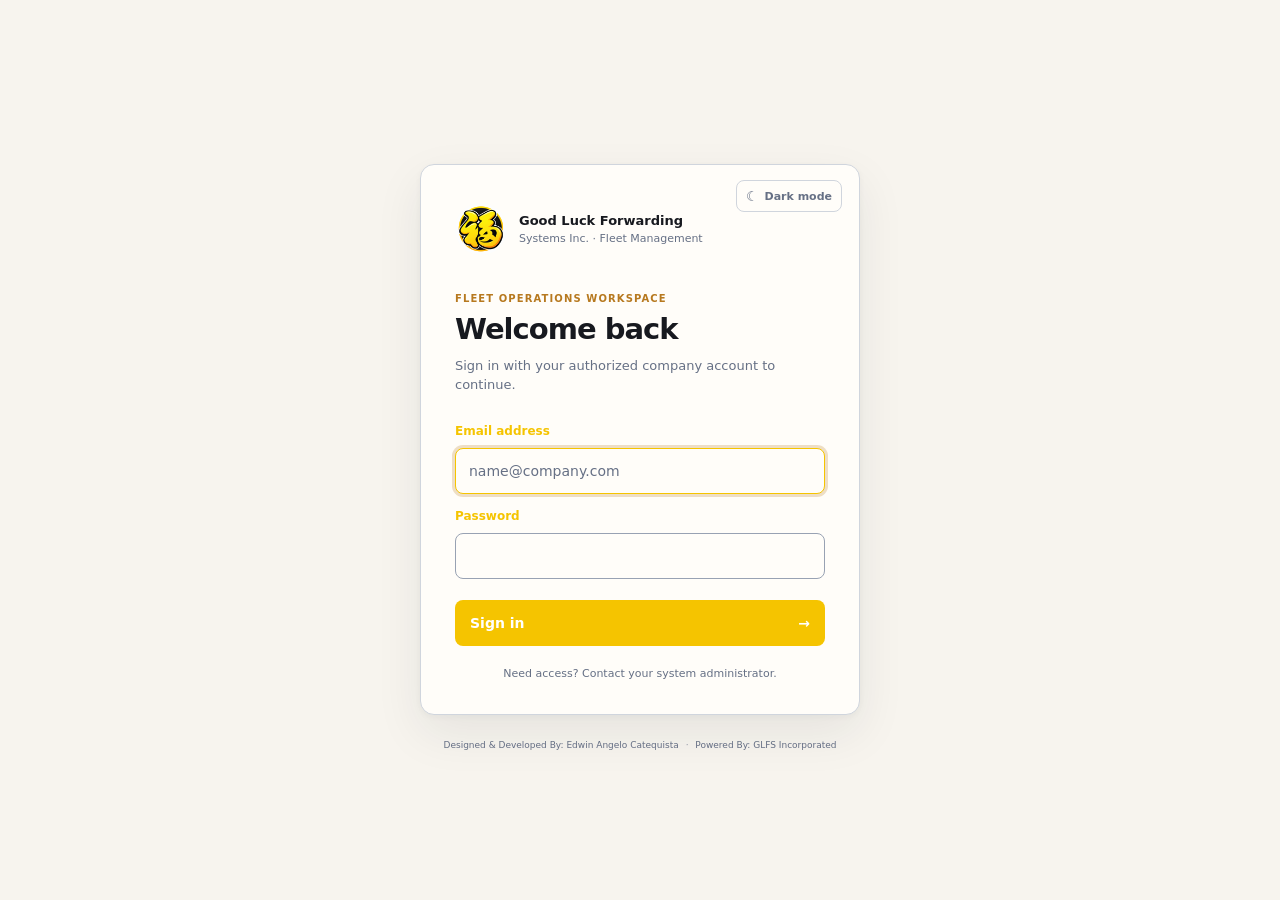
<file: static/login.html>
<!doctype html>
<html lang="en">
  <head>
    <meta charset="utf-8" />
    <meta name="viewport" content="width=device-width, initial-scale=1" />
    <meta
      name="description"
      content="Sign in to the Good Luck Forwarding Systems Inc. fleet management workspace."
    />
    <title>Sign in · Good Luck Forwarding Systems Inc.</title>
    <link rel="icon" type="image/png" href="/static/glfs-logo.png" />
    <script src="/static/theme.js"></script>
    <link rel="stylesheet" href="/static/tailwind.generated.css?v=tailwind-3" />
    <script src="/static/login.js?v=auth-session-2" defer></script>
  </head>
  <body>
    <div class="loading-screen" id="login-loading-screen" role="status" aria-live="polite" hidden>
      <div class="loading-screen-content">
        <img class="loading-screen-logo" src="/static/glfs-logo.png" alt="" />
        <span class="loading-screen-spinner" aria-hidden="true"></span>
        <strong>Logging in, please wait</strong>
        <span class="loading-screen-message">Preparing your fleet workspace…</span>
      </div>
    </div>
    <main class="login-layout grid min-h-screen place-content-center justify-items-center bg-fleet-canvas px-5 pt-8 pb-[18px]">
      <section class="login-card relative w-full max-w-[440px] rounded-[var(--radius-dialog)] border border-[var(--login-border)] bg-[var(--login-surface)] p-[38px_34px_34px] shadow-[var(--login-shadow)] max-[480px]:p-[27px_22px]" aria-labelledby="login-title">
        <a class="login-brand" href="/login" aria-label="Good Luck Forwarding Systems">
          <img class="login-brand-mark" src="/static/glfs-logo.png" alt="" />
          <span>
            <strong>Good Luck Forwarding</strong>
            <small>Systems Inc. · Fleet Management</small>
          </span>
        </a>
        <button class="login-theme-toggle" id="theme-toggle" type="button">
          <span class="theme-icon" aria-hidden="true">☾</span>
          <span class="theme-label">Dark mode</span>
        </button>
        <div class="login-heading mt-[38px] mb-6 max-[480px]:mt-[31px]">
          <p class="login-eyebrow">FLEET OPERATIONS WORKSPACE</p>
          <h1 id="login-title">Welcome back</h1>
          <p>Sign in with your authorized company account to continue.</p>
        </div>
        <p class="login-notice" id="inactivity-notice" role="status" hidden>
          You have been logged out due to inactivity.
        </p>
        <form id="login-form" class="grid gap-2.5">
          <label class="mt-1.5 text-xs font-semibold text-[var(--color-primary)]" for="email">Email address</label>
          <input
            class="min-h-[46px] w-full rounded-[var(--radius-control)] border border-[var(--login-input)] bg-[var(--login-surface)] px-[13px] text-[var(--login-ink)] focus:border-[var(--teal)] focus:outline-none focus:shadow-[var(--login-focus)]"
            id="email"
            name="email"
            type="email"
            autocomplete="username"
            placeholder="name@company.com"
            required
            autofocus
          />
          <label class="mt-1.5 text-xs font-semibold text-[var(--color-primary)]" for="password">Password</label>
          <input
            class="min-h-[46px] w-full rounded-[var(--radius-control)] border border-[var(--login-input)] bg-[var(--login-surface)] px-[13px] text-[var(--login-ink)] focus:border-[var(--teal)] focus:outline-none focus:shadow-[var(--login-focus)]"
            id="password"
            name="password"
            type="password"
            autocomplete="current-password"
            required
          />
          <p class="login-error" id="login-error" role="alert" hidden></p>
          <button class="login-submit mt-[11px] flex min-h-[46px] w-full items-center justify-between rounded-[var(--radius-control)] bg-[var(--color-primary)] px-[15px] font-semibold text-white transition duration-200 hover:-translate-y-px hover:bg-[var(--teal-strong)] active:translate-y-px disabled:cursor-wait disabled:opacity-[0.65]" id="login-submit" type="submit">
            Sign in <span aria-hidden="true">→</span>
          </button>
        </form>
        <p class="login-help">Need access? Contact your system administrator.</p>
      </section>
      <footer class="login-footer">
        Designed &amp; Developed By: Edwin Angelo Catequista
        <span aria-hidden="true">·</span> Powered By: GLFS Incorporated
      </footer>
    </main>
  </body>
</html>
</file>
